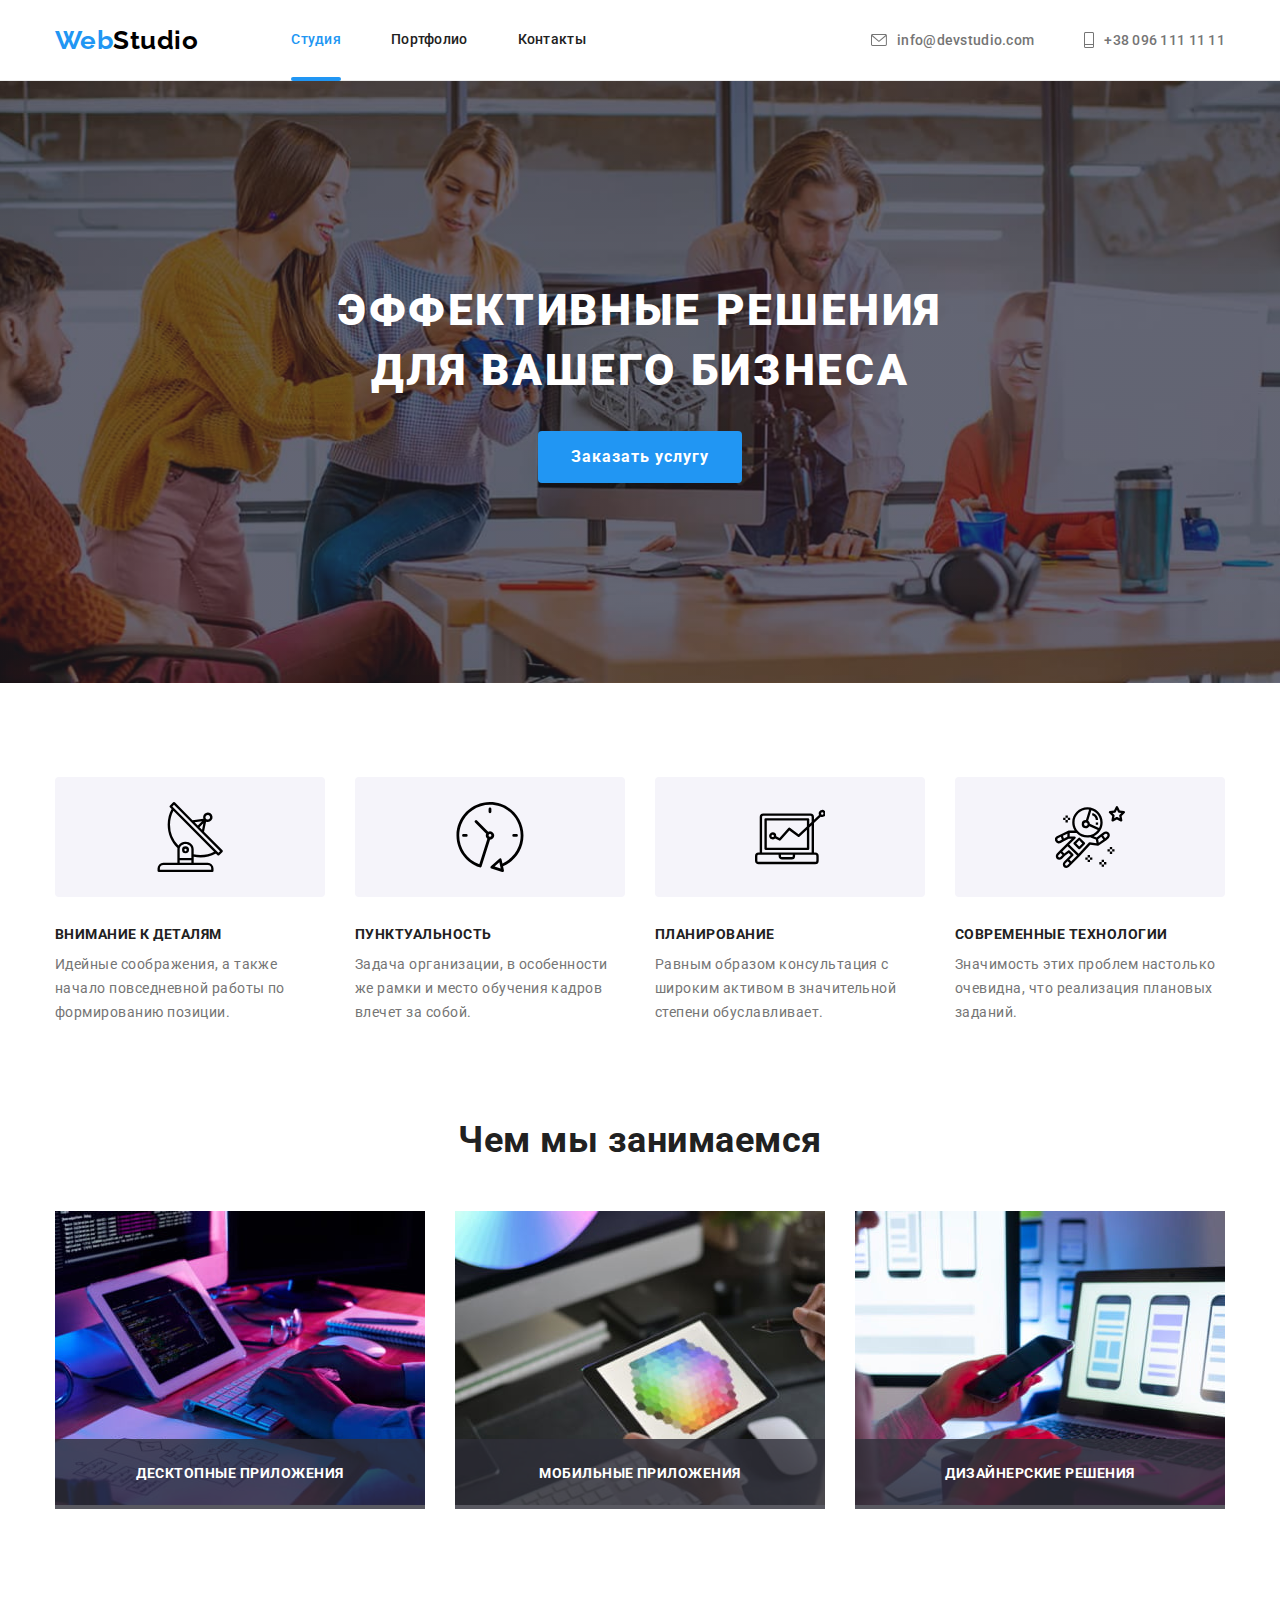
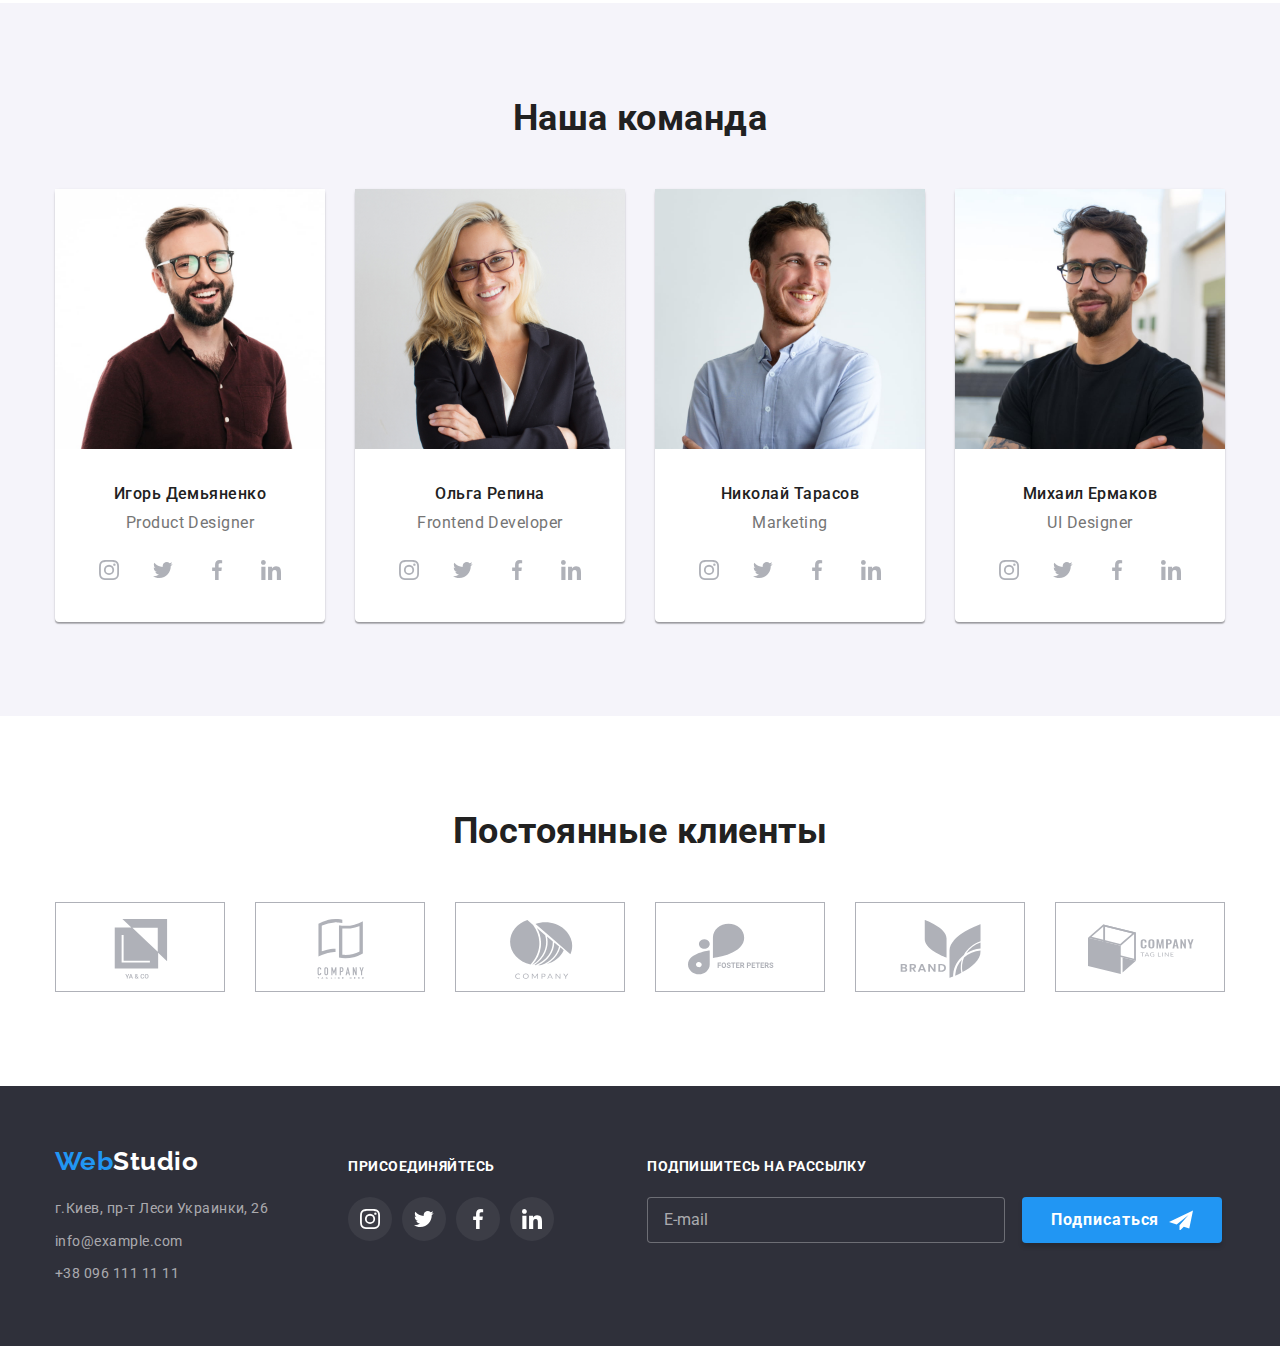
<file: index.html>
<!DOCTYPE html>
<html lang="ru">

<head>
    <meta charset="UTF-8" />
    <meta http-equiv="X-UA-Compatible" content="IE=edge">
    <meta name="viewport" content="width=device-width, initial-scale=1.0">
    <title>Студия</title>
    <link rel="preconnect" href="https://fonts.googleapis.com">
    <link rel="preconnect" href="https://fonts.gstatic.com" crossorigin>
    <link
        href="https://fonts.googleapis.com/css2?family=Raleway:wght@700&family=Roboto:wght@400;500;700;900&display=swap"
        rel="stylesheet">
    <link rel="stylesheet"
        href="https://cdnjs.cloudflare.com/ajax/libs/modern-normalize/1.1.0/modern-normalize.min.css" />
    <link rel="stylesheet" href="./css/main.min.css" />
</head>

<body>
    <!-- Шапка -->
    <header class="header">
        <div class="container header__section">
            <nav class="header__nav">
                <a class="header__logo logo link" href="./index.html">Web<span
                        class="header__logo--black">Studio</span></a>
                <ul class="nav list">
                    <li class="nav__item">
                        <a class="nav__link link nav__link--current" href="./index.html">Студия</a>
                    </li>
                    <li class="nav__item">
                        <a class="nav__link link" href="./portfolio.html">Портфолио</a>
                    </li>
                    <li class="nav__item">
                        <a class="nav__link link" href="">Контакты</a>
                    </li>
                </ul>
            </nav>
            <ul class="header-contact header-contack__list list">
                <li class="header-contact__item">
                    <a class="header-contact__link link" href="mailto:info@devstudio.com"><svg
                            class="header-contact__icon" width="16" height="12">
                            <use href="./images/icons.svg#icon-envelope"></use>
                        </svg>
                        info@devstudio.com</a>
                </li>
                <li class="header-contact__item">
                    <a class="header-contact__link link" href="tel:+380961111111"><svg class="header-contact__icon"
                            width="10" height="16">
                            <use href="./images/icons.svg#icon-mobile"></use>
                        </svg>
                        +38 096 111 11 11</a>
                </li>
            </ul>
        </div>
    </header>
    <!-- Основной контент -->
    <main>
        <!-- Герой -->
        <section class="hero">
            <h1 class="hero__title">Эффективные решения для вашего бизнеса</h1>
            <button class="hero__btn" type="button" data-modal-open>Заказать услугу</button>
        </section>
        <!-- Список преимуществ -->
        <section class="features">
            <div class="container">
                <!-- h2 Преимущества спрятать в css правильно -->
                <h2 class="visually-hidden">Преимущества</h2>
                <ul class="features-list list">
                    <li class="features-list__item">
                        <div class="features-list__icon-fon">
                            <svg class="features-list__icon" width="70" height="70">
                                <use href="./images/icons.svg#icon-antenna"></use>
                            </svg>
                        </div>

                        <h3 class="features-list__title">Внимание к деталям</h3>
                        <p class="features-list__text">
                            Идейные соображения, а также начало повседневной работы по
                            формированию позиции.
                        </p>
                    </li>
                    <li class="features-list__item">
                        <div class="features-list__icon-fon">
                            <svg class="features-list__icon" width="70" height="70">
                                <use href="./images/icons.svg#icon-clock"></use>
                            </svg>
                        </div>

                        <h3 class="features-list__title">Пунктуальность</h3>
                        <p class="features-list__text">
                            Задача организации, в особенности же рамки и место обучения
                            кадров влечет за собой.
                        </p>
                    </li>
                    <li class="features-list__item">
                        <div class="features-list__icon-fon">
                            <svg class="features-list__icon" width="70" height="70">
                                <use href="./images/icons.svg#icon-diagram"></use>
                            </svg>
                        </div>

                        <h3 class="features-list__title">Планирование</h3>
                        <p class="features-list__text">
                            Равным образом консультация с широким активом в значительной
                            степени обуславливает.
                        </p>
                    </li>
                    <li class="features-list__item">
                        <div class="features-list__icon-fon">
                            <svg class="features-list__icon" width="70" height="70">
                                <use href="./images/icons.svg#icon-astronaut"></use>
                            </svg>
                        </div>

                        <h3 class="features-list__title">Современные технологии</h3>
                        <p class="features-list__text">
                            Значимость этих проблем настолько очевидна, что реализация
                            плановых заданий.
                        </p>
                    </li>
                </ul>
            </div>
        </section>
        <!-- Список занятий -->
        <section class="work">
            <div class="container">
                <h2 class="work__title section-title">Чем мы занимаемся</h2>
                <ul class="work-list list">
                    <li class="work-list__item">
                        <img src="./images/code.jpg" alt="сотрудник создает программу" width="370" height="294" />
                        <p class="work-list__text">Десктопные приложения</p>
                    </li>
                    <li class="work-list__item">
                        <img src="./images/color.jpg" alt="сотрудник создает мобильное приложение" width="370"
                            height="294" />
                        <p class="work-list__text">Мобильные приложения</p>
                    </li>
                    <li class="work-list__item">
                        <img src="./images/design.jpg" alt="веб-дизайнер выбирает палитру" width="370" height="294" />
                        <p class="work-list__text">Дизайнерские решения</p>
                    </li>
                </ul>
            </div>
        </section>
        <!-- Команда -->
        <section class="team">
            <div class="container">
                <h2 class="team__title section-title">Наша команда</h2>
                <ul class="team-list list">
                    <li class="team-list__item">
                        <img src="./images/manbrown.jpg" alt="фото Игоря Демьяненко" width="270" height="260" />
                        <div class="team-list__workers">
                            <h3 class="team-list__worker">Игорь Демьяненко</h3>
                            <p class="team-list__profession" lang="en">Product Designer</p>
                            <ul class="team-list__social-list list">
                                <li class="team-list__social-item">
                                    <a class="team-list__social-link link" href="">
                                        <svg class="team-list__social-icon" width="20" height="20">
                                            <use href="./images/icons.svg#icon-instagram"></use>
                                        </svg>
                                    </a>
                                </li>

                                <li class="team-list__social-item">
                                    <a class="team-list__social-link link" href="">
                                        <svg class="team-list__social-icon" width="20" height="20">
                                            <use href="./images/icons.svg#icon-twitter"></use>
                                        </svg>
                                    </a>
                                </li>

                                <li class="team-list__social-item">
                                    <a class="team-list__social-link link" href="">
                                        <svg class="team-list__social-icon" width="20" height="20">
                                            <use href="./images/icons.svg#icon-facebook"></use>
                                        </svg>
                                    </a>
                                </li>

                                <li class="team-list__social-item">
                                    <a class="team-list__social-link link" href="">
                                        <svg class="team-list__social-icon" width="20" height="20">
                                            <use href="./images/icons.svg#icon-linkedin"></use>
                                        </svg>
                                    </a>
                                </li>
                            </ul>
                        </div>
                    </li>

                    <li class="team-list__item">
                        <img src="./images/woman.jpg" alt="фото Ольги Репиной" width="270" height="260" />
                        <div class="team-list__workers">
                            <h3 class="team-list__worker">Ольга Репина</h3>
                            <p class="team-list__profession" lang="en">Frontend Developer</p>
                            <ul class="team-list__social-list list">
                                <li class="team-list__social-item">
                                    <a class="team-list__social-link link" href="">
                                        <svg class="team-list__social-icon" width="20" height="20">
                                            <use href="./images/icons.svg#icon-instagram"></use>
                                        </svg>
                                    </a>
                                </li>

                                <li class="team-list__social-item">
                                    <a class="team-list__social-link link" href="">
                                        <svg class="team-list__social-icon" width="20" height="20">
                                            <use href="./images/icons.svg#icon-twitter"></use>
                                        </svg>
                                    </a>
                                </li>

                                <li class="team-list__social-item">
                                    <a class="team-list__social-link link" href="">
                                        <svg class="team-list__social-icon" width="20" height="20">
                                            <use href="./images/icons.svg#icon-facebook"></use>
                                        </svg>
                                    </a>
                                </li>

                                <li class="team-list__social-item">
                                    <a class="team-list__social-link link" href="">
                                        <svg class="team-list__social-icon" width="20" height="20">
                                            <use href="./images/icons.svg#icon-linkedin"></use>
                                        </svg>
                                    </a>
                                </li>
                            </ul>
                        </div>
                    </li>
                    <li class="team-list__item">
                        <img src="./images/mansmile.jpg" alt="фото Николая Тарасова" width="270" height="260" />
                        <div class="team-list__workers">
                            <h3 class="team-list__worker">Николай Тарасов</h3>
                            <p class="team-list__profession" lang="en">Marketing</p>
                            <ul class="team-list__social-list list">
                                <li class="team-list__social-item">
                                    <a class="team-list__social-link link" href="">
                                        <svg class="team-list__social-icon" width="20" height="20">
                                            <use href="./images/icons.svg#icon-instagram"></use>
                                        </svg>
                                    </a>
                                </li>

                                <li class="team-list__social-item">
                                    <a class="team-list__social-link link" href="">
                                        <svg class="team-list__social-icon" width="20" height="20">
                                            <use href="./images/icons.svg#icon-twitter"></use>
                                        </svg>
                                    </a>
                                </li>

                                <li class="team-list__social-item">
                                    <a class="team-list__social-link link" href="">
                                        <svg class="team-list__social-icon" width="20" height="20">
                                            <use href="./images/icons.svg#icon-facebook"></use>
                                        </svg>
                                    </a>
                                </li>

                                <li class="team-list__social-item">
                                    <a class="team-list__social-link link" href="">
                                        <svg class="team-list__social-icon" width="20" height="20">
                                            <use href="./images/icons.svg#icon-linkedin"></use>
                                        </svg>
                                    </a>
                                </li>
                            </ul>
                        </div>
                    </li>
                    <li class="team-list__item">
                        <img src="./images/maninblack.jpg" alt="фото Михаила Ермакова" width="270" height="260" />
                        <div class="team-list__workers">
                            <h3 class="team-list__worker">Михаил Ермаков</h3>
                            <p class="team-list__profession" lang="en">UI Designer</p>
                            <ul class="team-list__social-list list">
                                <li class="team-list__social-item">
                                    <a class="team-list__social-link link" href="">
                                        <svg class="team-list__social-icon" width="20" height="20">
                                            <use href="./images/icons.svg#icon-instagram"></use>
                                        </svg>
                                    </a>
                                </li>

                                <li class="team-list__social-item">
                                    <a class="team-list__social-link link" href="">
                                        <svg class="team-list__social-icon" width="20" height="20">
                                            <use href="./images/icons.svg#icon-twitter"></use>
                                        </svg>
                                    </a>
                                </li>

                                <li class="team-list__social-item">
                                    <a class="team-list__social-link link" href="">
                                        <svg class="team-list__social-icon" width="20" height="20">
                                            <use href="./images/icons.svg#icon-facebook"></use>
                                        </svg>
                                    </a>
                                </li>

                                <li class="team-list__social-item">
                                    <a class="team-list__social-link link" href="">
                                        <svg class="team-list__social-icon" width="20" height="20">
                                            <use href="./images/icons.svg#icon-linkedin"></use>
                                        </svg>
                                    </a>
                                </li>
                            </ul>
                        </div>
                    </li>
                </ul>
            </div>
        </section>
        <!-- Клиенты -->
        <section class="client">
            <div class="container">
                <h2 class="client__title">Постоянные клиенты</h2>
                <ul class="client__list customers list">
                    <li class="customers__item">
                        <a class="customers__link link" href="">
                            <svg class="customers__icon" width="106" height="60">
                                <use href="./images/icons.svg#icon-yaco"></use>
                            </svg>
                        </a>
                    </li>

                    <li class="customers__item">
                        <a class="customers__link link" href="">
                            <svg class="customers__icon" width="106" height="60">
                                <use href="./images/icons.svg#icon-company"></use>
                            </svg>
                        </a>
                    </li>

                    <li class="customers__item">
                        <a class="customers__link link" href="">
                            <svg class="customers__icon" width="106" height="60">
                                <use href="./images/icons.svg#icon-company2"></use>
                            </svg>
                        </a>
                    </li>

                    <li class="customers__item">
                        <a class="customers__link link" href="">
                            <svg class="customers__icon" width="106" height="60">
                                <use href="./images/icons.svg#icon-foster"></use>
                            </svg>
                        </a>
                    </li>

                    <li class="customers__item">
                        <a class="customers__link link" href="">
                            <svg class="customers__icon" width="106" height="60">
                                <use href="./images/icons.svg#icon-brand"></use>
                            </svg>
                        </a>
                    </li>

                    <li class="customers__item">
                        <a class="customers__link link" href="">
                            <svg class="customers__icon" width="106" height="60">
                                <use href="./images/icons.svg#icon-tag"></use>
                            </svg>
                        </a>
                    </li>
                </ul>
            </div>
        </section>
    </main>
    <!-- Подвал -->
    <footer class="footer">
        <div class="container">
            <div class="footer__flex">
                <div class="footer__contacts-flex">
                    <a class="footer__logo logo link" href="./index.html">Web<span
                            class="footer__logo--white">Studio</span>
                    </a>
                    <!-- Список контактов -->
                    <address class="footer-contact">
                        <ul class="footer-contact__list list">
                            <li class="footer-contact__item">
                                <a class="footer-contact__link footer-contact__address link"
                                    href="https://goo.gl/maps/CdvJLRiEL6Q8Smko8" target="_blank"
                                    rel="noreferrer noopener">г.Киев, пр-т Леси Украинки, 26</a>
                            </li>
                            <li class="footer-contact__item">
                                <a class="footer-contact__link link"
                                    href="mailto:info@devstudio.com">info@example.com</a>
                            </li>
                            <li class="footer-contact__item">
                                <a class="footer-contact__link link" href="tel:+380961111111">+38 096 111 11 11</a>
                            </li>
                        </ul>
                    </address>
                </div>
                <div class="social-section">
                    <p class="social-section__text">Присоединяйтесь</p>
                    <ul class="footer-list list">
                        <li class="footer-list__item">
                            <a class="footer-list__link" href="">
                                <svg class="footer-list__icon" width="20" height="20">
                                    <use href="./images/icons.svg#icon-instagram"></use>
                                </svg>
                            </a>
                        </li>

                        <li class="footer-list__item">
                            <a class="footer-list__link" href="">
                                <svg class="footer-list__icon" width="20" height="20">
                                    <use href="./images/icons.svg#icon-twitter"></use>
                                </svg>
                            </a>
                        </li>

                        <li class="footer-list__item">
                            <a class="footer-list__link" href="">
                                <svg class="footer-list__icon" width="20" height="20">
                                    <use href="./images/icons.svg#icon-facebook"></use>
                                </svg>
                            </a>
                        </li>

                        <li class="footer-list__item">
                            <a class="footer-list__link" href="">
                                <svg class="footer-list__icon" width="20" height="20">
                                    <use href="./images/icons.svg#icon-linkedin"></use>
                                </svg>
                            </a>
                        </li>
                    </ul>
                </div>
                <div class="footer-submit">
                    <p class="footer-submit__text">Подпишитесь на рассылку</p>
                    <div class="footer-submit__form">
                        <label class="footer-submit__label" for="submit-mail"></label>
                        <input class="footer-submit__input" type="email" name="submit-mail" id="submit-mail"
                            placeholder="E-mail">
                        <button class="footer-submit__btn" type="submit">Подписаться</button>
                    </div>
                </div>
            </div>
        </div>
    </footer>
    <div class="backdrop is-hidden" data-modal>
        <div class="modal">
            <button type="button" class="close-btn" data-modal-close>
                <svg class="modal-icon" width="11" height="11">
                    <use href="./images/icons.svg#icon-vector"></use>
                </svg>
            </button>

            <form class="form">
                <span class="form-title">Оставьте свои данные, мы вам перезвоним</span>

                <div class="form-field top-title">
                    <label class="form-label" for="name">Имя</label>
                    <input class="form-input" type="text" name="name" id="name">
                    <svg class="input-icon" width="12" height="12">
                        <use href="./images/icons.svg#icon-name"></use>
                    </svg>
                </div>
                <div class="form-field">
                    <label class="form-label" for="tel">Телефон</label>
                    <input class="form-input" type="tel" name="tel" id="tel">
                    <svg class="input-icon" width="13" height="13">
                        <use href="./images/icons.svg#icon-tel"></use>
                    </svg>
                </div>
                <div class="form-field">
                    <label class="form-label" for="email">Почта</label>
                    <input class="form-input" type="email" name="email" id="email">
                    <svg class="input-icon" width="15" height="12">
                        <use href="./images/icons.svg#icon-mail"></use>
                    </svg>
                </div>
                <div class="form-field">
                    <label class="comment-label" for="comment">Комментарий</label>
                    <textarea class="comment" name="comment" id="comment" rows="9"
                        placeholder="Введите текст"></textarea>
                </div>
                <div class="form-field-chek">

                    <label class="policy-label" for="policy"></a>
                        <input class="form-checkbox" type="checkbox" name="policy" id="policy">
                        <span class="icon-chek"></span>
                        Соглашаюсь с рассылкой и принимаю <a class="policy-link" href="">Условия договора</a>
                    </label>

                </div>
                <button class="form-btn" type="submit">Отправить</button>
            </form>
        </div>
    </div>
    <script src="./js/modal.js"></script>
</body>

</html>
</file>
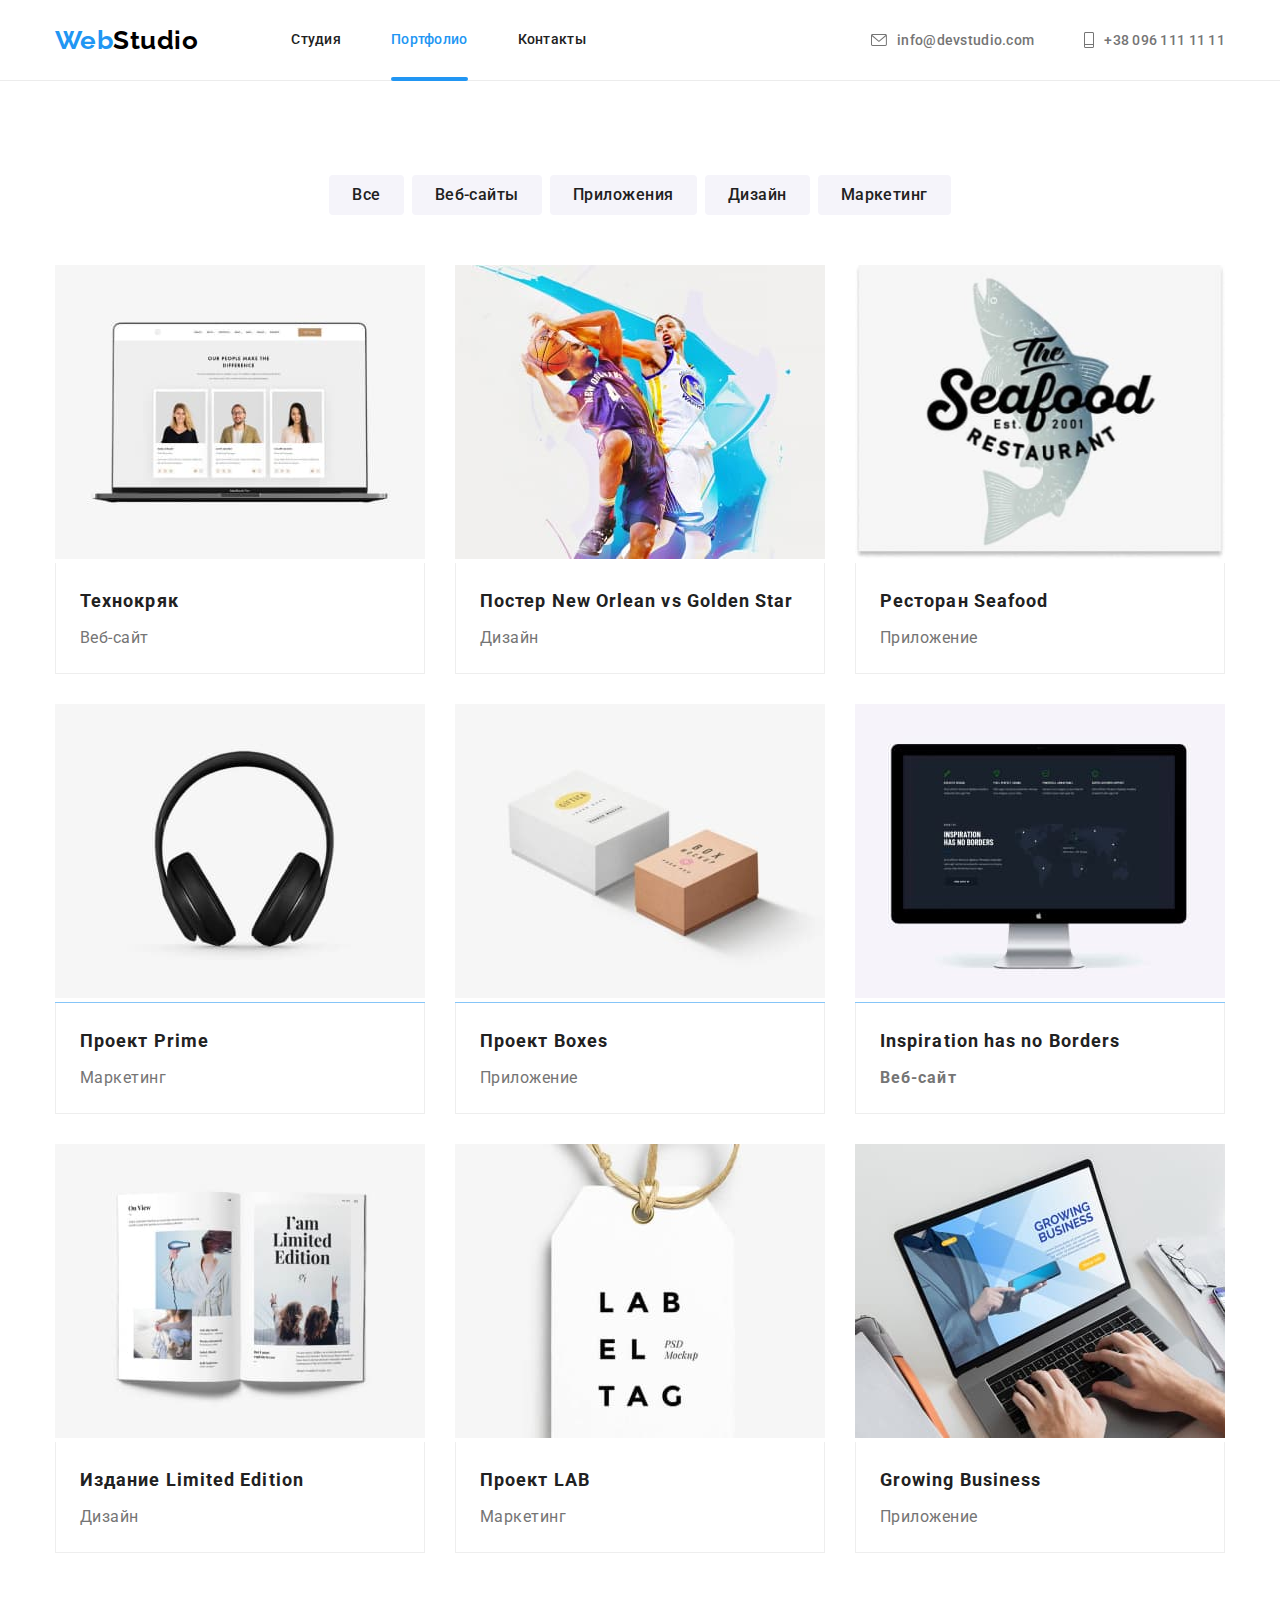
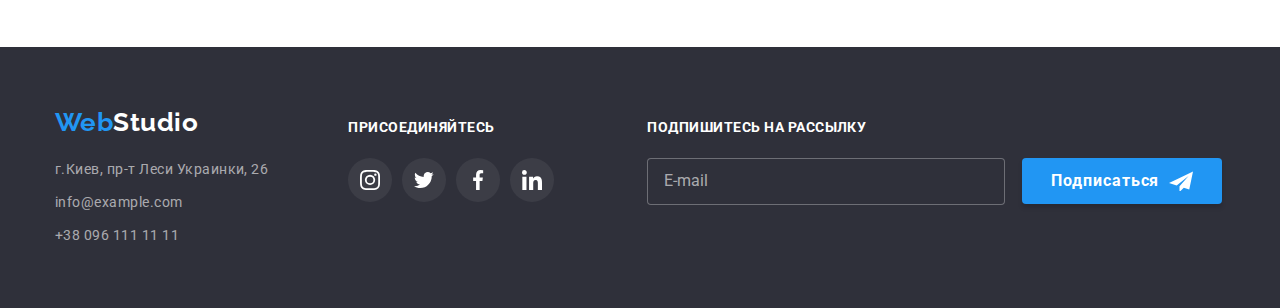
<file: portfolio.html>
<!DOCTYPE html>

<html lang="ru">

<head>
    <meta charset="UTF-8" />
    <meta http-equiv="X-UA-Compatible" content="IE=edge">
    <meta name="viewport" content="width=device-width, initial-scale=1.0">
    <title>Портфолио</title>
    <link rel="preconnect" href="https://fonts.googleapis.com">
    <link rel="preconnect" href="https://fonts.gstatic.com" crossorigin>
    <link
        href="https://fonts.googleapis.com/css2?family=Raleway:wght@700&family=Roboto:wght@400;500;700;900&display=swap"
        rel="stylesheet">
    <link rel="stylesheet"
        href="https://cdnjs.cloudflare.com/ajax/libs/modern-normalize/1.1.0/modern-normalize.min.css" />
    <link rel="stylesheet" href="./css/main.min.css" />
</head>

<body>
    <!-- Шапка -->
    <header class="header">
        <div class="container header__section">
            <nav class="header__nav">
                <a class="header__logo logo link" href="./index.html">Web<span
                        class="header__logo--black">Studio</span></a>
                <ul class="nav list">
                    <li class="nav__item">
                        <a class="nav__link link" href="./index.html">Студия</a>
                    </li>
                    <li class="nav__item">
                        <a class="nav__link link nav__link--current link" href="./portfolio.html">Портфолио</a>
                    </li>
                    <li class="nav__item">
                        <a class="nav__link link" href="">Контакты</a>
                    </li>
                </ul>
            </nav>
            <ul class="header-contact header-contack__list list">
                <li class="header-contact__item">
                    <a class="header-contact__link link" href="mailto:info@devstudio.com"><svg
                            class="header-contact__icon" width="16" height="12">
                            <use href="./images/icons.svg#icon-envelope"></use>
                        </svg>
                        info@devstudio.com</a>
                </li>
                <li class="header-contact__item">
                    <a class="header-contact__link link" href="tel:+380961111111"><svg class="header-contact__icon"
                            width="10" height="16">
                            <use href="./images/icons.svg#icon-mobile"></use>
                        </svg>
                        +38 096 111 11 11</a>
                </li>
            </ul>
        </div>
    </header>
    <!-- Основной контент -->
    <main>
        <section class="portfolio-section">
            <div class="container">
                <h1 hidden>Примеры работ</h1>
                <ul class="portfolio-btn-list list">
                    <li class="portfolio-btn-item">
                        <button class="portfolio-btn" type="button">Все</button>
                    </li>
                    <li class="portfolio-btn-item">
                        <button class="portfolio-btn" type="button">Веб-сайты</button>
                    </li>
                    <li class="portfolio-btn-item">
                        <button class="portfolio-btn" type="button">Приложения</button>
                    </li>
                    <li class="portfolio-btn-item">
                        <button class="portfolio-btn" type="button">Дизайн</button>
                    </li>
                    <li class="portfolio-btn-item">
                        <button class="portfolio-btn" type="button">Маркетинг</button>
                    </li>
                </ul>
            </div>
            <div class="container">
                <ul class="portfolio-list list">
                    <li class="portfolio-item">
                        <div class="portfolio-description">
                            <img src="./images/portfolio/laptop.jpg" alt="открытый ноутбук с сайтом Технокряк" width="370"
                                height="294" />
                            <div class="portfolio-overlay">
                                <p class="portfolio-description-text">Технокряк это современная площадка распространения
                                    коронавируса. Компании используют эту платформу для цифрового шпионажа и атак на
                                    защищённые сервера конкурентов.</p>
                            </div>
                        </div>
                        <div class="portfolio-border">
                            <h2 class="portfolio-list-title">Технокряк</h2>
                            <p class="portfolio-list-text">Веб-сайт</p>
                        </div>
                    </li>
                    <li class="portfolio-item">
                        <div class="portfolio-description">
                            <img src="./images/portfolio/colors.jpg" alt="парни играют в баскетбол" width="370" height="294" />
                            <div class="portfolio-overlay">
                                <p class="portfolio-description-text">Технокряк это современная площадка распространения
                                    коронавируса. Компании используют эту платформу для цифрового шпионажа и атак на
                                    защищённые сервера конкурентов.</p>
                            </div>
                        </div>
                        <div class="portfolio-border">
                            <h2 class="portfolio-list-title">
                                Постер <span lang="en">New Orlean vs Golden Star</span>
                            </h2>
                            <p class="portfolio-list-text">Дизайн</p>
                        </div>
                    </li>

                    <li class="portfolio-item">
                        <div class="portfolio-description">
                            <img src="./images/portfolio/seafood.jpg" alt="логотип ресторана Seafood" width="370" height="294" />
                            <div class="portfolio-overlay">

                                <p class="portfolio-description-text">Технокряк это современная площадка распространения
                                    коронавируса. Компании используют эту платформу для цифрового шпионажа и атак на
                                    защищённые сервера конкурентов.</p>
                            </div>
                        </div>
                        <div class="portfolio-border">
                            <h2 class="portfolio-list-title">Ресторан <span lang="en">Seafood</span></h2>
                            <p class="portfolio-list-text">Приложение</p>
                        </div>
                    </li>

                    <li class="portfolio-item">
                        <div class="portfolio-description">
                            <img src="./images/portfolio/headphones.jpg" alt="наушники" width="370" height="294" />
                            <div class="portfolio-overlay">
                                <p class="portfolio-description-text">Технокряк это современная площадка распространения
                                    коронавируса. Компании используют эту платформу для цифрового шпионажа и атак на
                                    защищённые сервера конкурентов.</p>
                            </div>
                        </div>
                        <div class="portfolio-border">
                            <h2 class="portfolio-list-title">Проект <span lang="en">Prime</span></h2>
                            <p class="portfolio-list-text">Маркетинг</p>
                        </div>
                    </li>

                    <li class="portfolio-item">
                        <div class="portfolio-description">
                            <img src="./images/portfolio/boxes.jpg" alt="две коробки" width="370" height="294" />
                            <div class="portfolio-overlay">
                                <p class="portfolio-description-text">Технокряк это современная площадка распространения
                                    коронавируса. Компании используют эту платформу для цифрового шпионажа и атак на
                                    защищённые сервера конкурентов.</p>
                            </div>
                        </div>
                        <div class="portfolio-border">
                            <h2 class="portfolio-list-title">Проект <span lang="en">Boxes</span></h2>
                            <p class="portfolio-list-text">Приложение</p>
                        </div>
                    </li>

                    <li class="portfolio-item">
                        <div class="portfolio-description">
                            <img src="./images/portfolio/computer.jpg" alt="компьютерный монитор" width="370" height="294" />
                            <div class="portfolio-overlay">
                                <p class="portfolio-description-text">Технокряк это современная площадка распространения
                                    коронавируса. Компании используют эту платформу для цифрового шпионажа и атак на
                                    защищённые сервера конкурентов.</p>
                            </div>
                        </div>
                        <div class="portfolio-border">
                            <h2 class="portfolio-list-title"><span lang="en">Inspiration has no Borders</span</h2>
                                    <p class="portfolio-list-text">Веб-сайт</p>
                        </div>
                    </li>

                    <li class="portfolio-item">
                        <div class="portfolio-description">
                            <img src="./images/portfolio/magazine.jpg" alt="открытый журнал" width="370" height="294" />
                            <div class="portfolio-overlay">
                                <p class="portfolio-description-text">Технокряк это современная площадка распространения
                                    коронавируса. Компании используют эту платформу для цифрового шпионажа и атак на
                                    защищённые сервера конкурентов.</p>
                            </div>
                        </div>
                        <div class="portfolio-border">
                            <h2 class="portfolio-list-title">Издание <span lang="en">Limited Edition</span></h2>
                            <p class="portfolio-list-text">Дизайн</p>
                        </div>
                    </li>

                    <li class="portfolio-item">
                        <div class="portfolio-description">
                            <img src="./images/portfolio/label.jpg" alt="этикетка LAB" width="370" height="294" />
                            <div class="portfolio-overlay">
                                <p class="portfolio-description-text">Технокряк это современная площадка распространения
                                    коронавируса. Компании используют эту платформу для цифрового шпионажа и атак на
                                    защищённые сервера конкурентов.</p>
                            </div>
                        </div>
                        <div class="portfolio-border">
                            <h2 class="portfolio-list-title">Проект <span lang="en">LAB</span></h2>
                            <p class="portfolio-list-text">Маркетинг</p>
                        </div>
                    </li>

                    <li class="portfolio-item border">
                        <div class="portfolio-description">
                            <img src="./images/portfolio/typing.jpg" alt="человек работает на макбуке" width="370"
                                height="294" />
                            <div class="portfolio-overlay">
                                <p class="portfolio-description-text">Технокряк это современная площадка распространения
                                    коронавируса. Компании используют эту платформу для цифрового шпионажа и атак на
                                    защищённые сервера конкурентов.</p>
                            </div>
                        </div>
                        <div class="portfolio-border">
                            <h2 class="portfolio-list-title"><span lang="en">Growing Business</span></h2>
                            <p class="portfolio-list-text">Приложение</p>
                        </div>
                    </li>
                </ul>
            </div>
        </section>
    </main>
    <!-- Подвал -->
    <footer class="footer">
        <div class="container">
            <div class="footer__flex">
                <div class="footer__contacts-flex">
                    <a class="footer__logo logo link" href="./index.html">Web<span
                            class="footer__logo--white">Studio</span>
                    </a>
                    <!-- Список контактов -->
                    <address class="footer-contact">
                        <ul class="footer-contact__list list">
                            <li class="footer-contact__item">
                                <a class="footer-contact__link footer-contact__address link"
                                    href="https://goo.gl/maps/CdvJLRiEL6Q8Smko8" target="_blank"
                                    rel="noreferrer noopener">г.Киев, пр-т Леси Украинки, 26</a>
                            </li>
                            <li class="footer-contact__item">
                                <a class="footer-contact__link link"
                                    href="mailto:info@devstudio.com">info@example.com</a>
                            </li>
                            <li class="footer-contact__item">
                                <a class="footer-contact__link link" href="tel:+380961111111">+38 096 111 11 11</a>
                            </li>
                        </ul>
                    </address>
                </div>
                <div class="social-section">
                    <p class="social-section__text">Присоединяйтесь</p>
                    <ul class="footer-list list">
                        <li class="footer-list__item">
                            <a class="footer-list__link" href="">
                                <svg class="footer-list__icon" width="20" height="20">
                                    <use href="./images/icons.svg#icon-instagram"></use>
                                </svg>
                            </a>
                        </li>

                        <li class="footer-list__item">
                            <a class="footer-list__link" href="">
                                <svg class="footer-list__icon" width="20" height="20">
                                    <use href="./images/icons.svg#icon-twitter"></use>
                                </svg>
                            </a>
                        </li>

                        <li class="footer-list__item">
                            <a class="footer-list__link" href="">
                                <svg class="footer-list__icon" width="20" height="20">
                                    <use href="./images/icons.svg#icon-facebook"></use>
                                </svg>
                            </a>
                        </li>

                        <li class="footer-list__item">
                            <a class="footer-list__link" href="">
                                <svg class="footer-list__icon" width="20" height="20">
                                    <use href="./images/icons.svg#icon-linkedin"></use>
                                </svg>
                            </a>
                        </li>
                    </ul>
                </div>
                <div class="footer-submit">
                    <p class="footer-submit__text">Подпишитесь на рассылку</p>
                    <div class="footer-submit__form">
                        <label class="footer-submit__label" for="submit-mail"></label>
                        <input class="footer-submit__input" type="email" name="submit-mail" id="submit-mail"
                            placeholder="E-mail">
                        <button class="footer-submit__btn" type="submit">Подписаться</button>
                    </div>
                </div>
            </div>
        </div>
    </footer>
</body>

</html>
</file>
<file: css/main.min.css>
:root{--primary-text-color: #212121;--secondary-text-color: #757575;--white-text-color: #ffffff;--accent-color: #2196f3;--black-logo-color: #000000;--footer-text-color: rgba(255, 255, 255, 0.6);--white-background-color: #ffffff;--hero-background-color: #2f303a;--team-background-color: #f5f4fa}body{font-family:"Roboto", sans-serif;letter-spacing:0.03em;background-color:var(--white-background-color);color:var(--primary-text-color)}.list{list-style:none}.link{text-decoration:none}h1,h2,h3,h4,h5,h6,p,ul{margin:0;padding:0}.container{width:1200px;margin-left:auto;margin-right:auto;padding-left:15px;padding-right:15px}.section-title{font-weight:700;font-size:36px;line-height:1.17;text-align:center;color:var(--primary-text-color)}.logo{font-family:"Raleway";font-weight:700;font-size:26px;line-height:1.19;-webkit-box-align:center;-ms-flex-align:center;align-items:center;text-align:center;color:var(--accent-color)}.visually-hidden{position:absolute;width:1px;height:1px;margin:-1px;padding:0;overflow:hidden;border:0;clip:rect(0 0 0 0)}.header{border-bottom:1px solid #ececec}.header__section{display:-webkit-box;display:-ms-flexbox;display:flex;-webkit-box-align:center;-ms-flex-align:center;align-items:center}.header__nav{display:-webkit-box;display:-ms-flexbox;display:flex;-webkit-box-align:center;-ms-flex-align:center;align-items:center}.header__logo{margin-right:93px}.header__logo--black{color:var(--black-logo-color)}.nav{display:-webkit-box;display:-ms-flexbox;display:flex}.nav__item:not(:last-child){margin-right:50px}.nav__link{display:block;padding-top:32px;padding-bottom:32px;font-weight:500;font-size:14px;line-height:1.14;letter-spacing:0.02em;color:var(--primary-text-color);position:relative;-webkit-transition:color 250ms cubic-bezier(0.4, 0, 0.2, 1);transition:color 250ms cubic-bezier(0.4, 0, 0.2, 1)}.nav__link:focus,.nav__link:hover{color:var(--accent-color)}.nav__link--current{color:var(--accent-color)}.nav__link--current::after{position:absolute;display:block;content:"";width:100%;height:4px;border-radius:2px;bottom:-1px;background-color:var(--accent-color)}.header-contact{display:-webkit-box;display:-ms-flexbox;display:flex}.header-contack__list{margin-left:auto}.header-contact__item+.header-contact__item{margin-left:50px}.header-contact__link{display:-webkit-inline-box;display:-ms-inline-flexbox;display:inline-flex;padding:32px 0px 32px;-webkit-box-align:center;-ms-flex-align:center;align-items:center;font-weight:500;font-size:14px;line-height:16px;letter-spacing:0.02em;color:var(--secondary-text-color);-webkit-transition:color 250ms cubic-bezier(0.4, 0, 0.2, 1);transition:color 250ms cubic-bezier(0.4, 0, 0.2, 1)}.header-contact__link:hover,.header-contact__link:focus{color:var(--accent-color)}.header-contact__icon{margin-right:10px;fill:currentColor}.hero{padding-top:200px;padding-bottom:200px;max-width:1600px;min-height:600px;margin-left:auto;margin-right:auto;background-image:-webkit-gradient(linear, left top, right top, from(rgba(47,48,58,0.4)), to(rgba(47,48,58,0.4))),url(../images/iconmain.jpg);background-image:linear-gradient(to right, rgba(47,48,58,0.4), rgba(47,48,58,0.4)),url(../images/iconmain.jpg);background-color:var(--hero-background-color);background-repeat:no-repeat;background-position:center;background-size:cover;text-align:center}.hero__title{margin-bottom:30px;margin-left:auto;margin-right:auto;max-width:696px;font-weight:900;font-size:44px;line-height:1.36;letter-spacing:0.06em;text-transform:uppercase;color:var(--white-text-color)}.hero__btn{display:inline-block;min-width:200px;border-radius:4px;border:1px solid transparent;padding:10px 32px;background-color:var(--accent-color);color:var(--white-text-color);font-family:"Roboto";font-weight:700;font-size:16px;line-height:1.88;-webkit-box-align:center;-ms-flex-align:center;align-items:center;text-align:center;letter-spacing:0.06em;cursor:pointer;-webkit-transition:background-color 250ms cubic-bezier(0.4, 0, 0.2, 1),color 250ms cubic-bezier(0.4, 0, 0.2, 1);transition:background-color 250ms cubic-bezier(0.4, 0, 0.2, 1),color 250ms cubic-bezier(0.4, 0, 0.2, 1)}.hero__btn:hover,.hero__btn:focus{background-color:var(--white-text-color);color:var(--accent-color)}.features{padding-top:94px;padding-bottom:94px}.features-list{display:-webkit-box;display:-ms-flexbox;display:flex}.features-list__item:not(:last-child){margin-right:30px;max-width:270px}.features-list__icon-fon{display:-webkit-box;display:-ms-flexbox;display:flex;width:270px;height:120px;-webkit-box-align:center;-ms-flex-align:center;align-items:center;-webkit-box-pack:center;-ms-flex-pack:center;justify-content:center;-webkit-box-orient:vertical;-webkit-box-direction:normal;-ms-flex-direction:column;flex-direction:column;margin-bottom:30px;border-radius:4px;background-color:var(--team-background-color)}.features-list__icon{-webkit-box-align:center;-ms-flex-align:center;align-items:center}.features-list__title{margin-bottom:10px;font-weight:700;font-size:14px;line-height:1.14;text-transform:uppercase}.features-list__text{font-size:14px;line-height:1.71;color:var(--secondary-text-color)}.work{padding-bottom:94px}.work__title{margin-bottom:50px}.work-list{display:-webkit-box;display:-ms-flexbox;display:flex}.work-list__item{position:relative}.work-list__item:not(:last-child){margin-right:30px}.work-list__text{width:100%;position:absolute;bottom:0;left:0;padding:27px 0px;font-weight:bold;font-size:14px;line-height:1.14;text-align:center;text-transform:uppercase;color:var(--white-text-color);background-color:rgba(47,48,58,0.8)}.team{padding-top:94px;padding-bottom:94px;background-color:var(--team-background-color)}.team__title{margin-bottom:50px}.team-list{display:-webkit-box;display:-ms-flexbox;display:flex}.team-list__item{-webkit-box-shadow:0px 1px 3px rgba(0,0,0,0.12),0px 1px 1px rgba(0,0,0,0.14),0px 2px 1px rgba(0,0,0,0.2);box-shadow:0px 1px 3px rgba(0,0,0,0.12),0px 1px 1px rgba(0,0,0,0.14),0px 2px 1px rgba(0,0,0,0.2);border-radius:4px;background-color:var(--white-background-color)}.team-list__item:not(:last-child){margin-right:30px}.team-list__workers{padding:30px 0px}.team-list__worker{font-weight:500;font-size:16px;line-height:1.19;text-align:center}.team-list__profession{margin-top:10px;font-size:16px;line-height:1.19;text-align:center;color:var(--secondary-text-color)}.team-list__social-list{display:-webkit-box;display:-ms-flexbox;display:flex;-webkit-box-pack:justify;-ms-flex-pack:justify;justify-content:space-between;-webkit-box-align:center;-ms-flex-align:center;align-items:center;padding:0px 32px;margin-top:16px;list-style:none}.team-list__social-item{width:44px;height:44px}.team-list__social-link{display:block;width:44px;height:44px;border-radius:50%;color:#afb1b8;background-color:#ffffff;-webkit-transition:background-color 250ms cubic-bezier(0.4, 0, 0.2, 1),color 250ms cubic-bezier(0.4, 0, 0.2, 1);transition:background-color 250ms cubic-bezier(0.4, 0, 0.2, 1),color 250ms cubic-bezier(0.4, 0, 0.2, 1)}.team-list__social-link:hover,.team-list__social-link:focus{color:#ffffff;background-color:var(--accent-color)}.team-list__social-icon{margin:12px 0px 0px 12px;fill:currentColor}.client{padding-top:94px;padding-bottom:94px}.client__title{margin-bottom:50px;font-weight:700;font-size:36px;line-height:1.17;text-align:center}.client__list{padding:0;margin:0;list-style:none;-webkit-box-pack:justify;-ms-flex-pack:justify;justify-content:space-between;-webkit-box-align:center;-ms-flex-align:center;align-items:center}.customers{display:-webkit-box;display:-ms-flexbox;display:flex}.customers__item{width:170px;height:90px;-webkit-transition:border-color 250ms cubic-bezier(0.4, 0, 0.2, 1),color 250ms cubic-bezier(0.4, 0, 0.2, 1);transition:border-color 250ms cubic-bezier(0.4, 0, 0.2, 1),color 250ms cubic-bezier(0.4, 0, 0.2, 1)}.customers__item:not(:last-child){margin-right:30px}.customers__item:focus,.customers__item:hover{color:var(--accent-color);border-color:var(--accent-color)}.customers__link{display:block;width:170px;height:90px;border:1px solid #afb1b8;color:#afb1b8;background-color:#fff;padding:16px 32px;-webkit-transition:border-color 250ms cubic-bezier(0.4, 0, 0.2, 1),color 250ms cubic-bezier(0.4, 0, 0.2, 1);transition:border-color 250ms cubic-bezier(0.4, 0, 0.2, 1),color 250ms cubic-bezier(0.4, 0, 0.2, 1)}.customers__link:focus,.customers__link:hover{color:var(--accent-color);border-color:var(--accent-color)}.customers__icon{fill:currentColor}.footer{padding-top:60px;padding-bottom:60px;background-color:var(--hero-background-color)}.footer__flex{display:-webkit-box;display:-ms-flexbox;display:flex;margin:0;padding:0;list-style:none}.footer__logo--white{color:var(--white-text-color)}.footer-contact{margin-top:20px}.footer-contact__address{color:var(--white-text-color)}.footer-contact__item{margin-top:9px}.footer-contact__link{font-style:normal;font-size:14px;line-height:1.71;color:var(--footer-text-color);-webkit-transition:color 250ms cubic-bezier(0.4, 0, 0.2, 1);transition:color 250ms cubic-bezier(0.4, 0, 0.2, 1)}.footer-contact__link:hover,.footer-contact__link:focus{color:var(--accent-color)}.social-section{margin-left:80px;width:206px}.social-section__text{padding:20px 0px 10px 0px;margin-bottom:20px;font-weight:700;font-size:14px;line-height:1.14px;text-transform:uppercase;color:var(--white-text-color)}.footer-list{display:-webkit-box;display:-ms-flexbox;display:flex;-webkit-box-pack:justify;-ms-flex-pack:justify;justify-content:space-between;-webkit-box-align:center;-ms-flex-align:center;align-items:center;padding:0;margin-top:0;list-style:none}.footer-list__item{width:44px;height:44px}.footer-list__link{display:block;width:44px;height:44px;border-radius:50%;color:#ffffff;background-color:#ffffff10;-webkit-transition:background-color 250ms cubic-bezier(0.4, 0, 0.2, 1),color 250ms cubic-bezier(0.4, 0, 0.2, 1);transition:background-color 250ms cubic-bezier(0.4, 0, 0.2, 1),color 250ms cubic-bezier(0.4, 0, 0.2, 1)}.footer-list__link:hover,.footer-list__link:focus{color:#ffffff;background-color:var(--accent-color)}.footer-list__icon{margin:12px 0px 0px 12px;fill:currentColor}.footer-submit{margin-left:93px}.footer-submit__text{padding:20px 0px 10px 0px;margin-bottom:20px;font-weight:700;font-size:14px;line-height:1.14px;text-transform:uppercase;color:var(--white-text-color)}.footer-submit__input{width:358px;margin:0;padding:13px 16px;border-radius:4px;border:1px solid rgba(255,255,255,0.3);background-color:var(--hero-background-color);color:var(--white-text-color)}.footer-submit__input::-webkit-input-placeholder{font-size:16px;line-height:1.25;color:rgba(255,255,255,0.6)}.footer-submit__input:-ms-input-placeholder{font-size:16px;line-height:1.25;color:rgba(255,255,255,0.6)}.footer-submit__input::-ms-input-placeholder{font-size:16px;line-height:1.25;color:rgba(255,255,255,0.6)}.footer-submit__input::placeholder{font-size:16px;line-height:1.25;color:rgba(255,255,255,0.6)}.footer-submit__btn{display:-webkit-inline-box;display:-ms-inline-flexbox;display:inline-flex;-webkit-box-align:center;-ms-flex-align:center;align-items:center;-webkit-box-pack:center;-ms-flex-pack:center;justify-content:center;border:none;margin:0;padding:8px 29px;border-radius:4px;background-color:var(--accent-color);-webkit-box-shadow:0px 4px 4px rgba(0,0,0,0.15);box-shadow:0px 4px 4px rgba(0,0,0,0.15);color:var(--white-text-color);font-family:"Roboto";font-style:normal;font-weight:700;font-size:16px;line-height:1.87;letter-spacing:0.06em;cursor:pointer;min-height:43px;margin-left:12px}.footer-submit__btn::after{content:"";display:inline-block;width:24px;height:20px;margin-left:10px;background-image:url(../images/send.svg)}.portfolio-section{padding-top:94px;padding-bottom:94px}.portfolio-btn-list{display:-webkit-box;display:-ms-flexbox;display:flex;-webkit-box-pack:center;-ms-flex-pack:center;justify-content:center;margin-bottom:50px}.portfolio-btn-item:not(:last-child){margin-right:8px}.portfolio-item:hover .portfolio-overlay{-webkit-transform:translateY(0);transform:translateY(0)}.portfolio-description{position:relative;overflow:hidden}.portfolio-overlay{position:absolute;display:inline-block;content:"";width:100%;height:100%;top:0;left:0;background-color:rgba(33,150,243,0.9);-webkit-transform:translateY(100%);transform:translateY(100%);-webkit-transition:-webkit-transform 250ms cubic-bezier(0.4, 0, 0.2, 1);transition:-webkit-transform 250ms cubic-bezier(0.4, 0, 0.2, 1);transition:transform 250ms cubic-bezier(0.4, 0, 0.2, 1);transition:transform 250ms cubic-bezier(0.4, 0, 0.2, 1), -webkit-transform 250ms cubic-bezier(0.4, 0, 0.2, 1)}.portfolio-description-text{position:absolute;top:0;left:0;padding:63px 24px;font-size:18px;line-height:1.56;color:var(--white-text-color)}.portfolio-btn{display:inline-block;min-width:73px;border-radius:4px;border:1px solid transparent;padding:6px 22px;font-family:"Roboto";font-weight:500;font-size:16px;line-height:1.63;letter-spacing:0.03em;text-align:center;background-color:var(--team-background-color);color:var(--primary-text-color);cursor:pointer;-webkit-transition:background-color 250ms cubic-bezier(0.4, 0, 0.2, 1),color 250ms cubic-bezier(0.4, 0, 0.2, 1),-webkit-box-shadow 250ms cubic-bezier(0.4, 0, 0.2, 1);transition:background-color 250ms cubic-bezier(0.4, 0, 0.2, 1),color 250ms cubic-bezier(0.4, 0, 0.2, 1),-webkit-box-shadow 250ms cubic-bezier(0.4, 0, 0.2, 1);transition:background-color 250ms cubic-bezier(0.4, 0, 0.2, 1),color 250ms cubic-bezier(0.4, 0, 0.2, 1),box-shadow 250ms cubic-bezier(0.4, 0, 0.2, 1);transition:background-color 250ms cubic-bezier(0.4, 0, 0.2, 1),color 250ms cubic-bezier(0.4, 0, 0.2, 1),box-shadow 250ms cubic-bezier(0.4, 0, 0.2, 1),-webkit-box-shadow 250ms cubic-bezier(0.4, 0, 0.2, 1)}.portfolio-btn:hover,.portfolio-btn:focus{background-color:var(--accent-color);color:var(--white-text-color);-webkit-box-shadow:0px 3px 1px rgba(0,0,0,0.1),0px 1px 2px rgba(0,0,0,0.08),0px 2px 2px rgba(0,0,0,0.12);box-shadow:0px 3px 1px rgba(0,0,0,0.1),0px 1px 2px rgba(0,0,0,0.08),0px 2px 2px rgba(0,0,0,0.12)}.portfolio-list{display:-webkit-box;display:-ms-flexbox;display:flex;-ms-flex-wrap:wrap;flex-wrap:wrap;margin:-15px}.portfolio-item{margin:15px;-webkit-transition:-webkit-box-shadow 250ms cubic-bezier(0.4, 0, 0.2, 1);transition:-webkit-box-shadow 250ms cubic-bezier(0.4, 0, 0.2, 1);transition:box-shadow 250ms cubic-bezier(0.4, 0, 0.2, 1);transition:box-shadow 250ms cubic-bezier(0.4, 0, 0.2, 1), -webkit-box-shadow 250ms cubic-bezier(0.4, 0, 0.2, 1)}.portfolio-item:hover,.portfolio-item:focus{-webkit-box-shadow:0px 3px 1px rgba(0,0,0,0.1),0px 1px 2px rgba(0,0,0,0.08),0px 2px 2px rgba(0,0,0,0.12);box-shadow:0px 3px 1px rgba(0,0,0,0.1),0px 1px 2px rgba(0,0,0,0.08),0px 2px 2px rgba(0,0,0,0.12)}.portfolio-border{border:1px solid #eeeeee;border-top:transparent;padding:20px 24px}.portfolio-list-title{font-weight:700;font-size:18px;line-height:2;letter-spacing:0.06em}.portfolio-list-text{margin-top:4px;font-size:16px;line-height:1.87;color:var(--secondary-text-color)}.backdrop{position:fixed;display:-webkit-box;display:-ms-flexbox;display:flex;-webkit-box-align:center;-ms-flex-align:center;align-items:center;-webkit-box-pack:center;-ms-flex-pack:center;justify-content:center;width:100vw;height:100vh;background-color:rgba(0,0,0,0.2);top:0;-webkit-transition:opacity 250ms cubic-bezier(0.4, 0, 0.2, 1),visibility 250ms cubic-bezier(0.4, 0, 0.2, 1);transition:opacity 250ms cubic-bezier(0.4, 0, 0.2, 1),visibility 250ms cubic-bezier(0.4, 0, 0.2, 1)}.backdrop.is-hidden{opacity:0;visibility:hidden;pointer-events:none}.backdrop.is-hidden .modal{-webkit-transform:scale(2);transform:scale(2)}.modal{width:528px;min-height:581px;background-color:#ffffff;position:relative;-webkit-transform:scale(1);transform:scale(1);-webkit-transition:-webkit-transform 250ms cubic-bezier(0.4, 0, 0.2, 1);transition:-webkit-transform 250ms cubic-bezier(0.4, 0, 0.2, 1);transition:transform 250ms cubic-bezier(0.4, 0, 0.2, 1);transition:transform 250ms cubic-bezier(0.4, 0, 0.2, 1), -webkit-transform 250ms cubic-bezier(0.4, 0, 0.2, 1)}.modal-icon{fill:var(--black-logo-color);-webkit-transition:fill 250ms cubic-bezier(0.4, 0, 0.2, 1);transition:fill 250ms cubic-bezier(0.4, 0, 0.2, 1)}.close-btn{position:absolute;display:-webkit-box;display:-ms-flexbox;display:flex;-webkit-box-align:center;-ms-flex-align:center;align-items:center;-webkit-box-pack:center;-ms-flex-pack:center;justify-content:center;right:8px;top:8px;background-color:transparent;border-radius:50%;width:30px;height:30px;border:1px solid rgba(0,0,0,0.1);cursor:pointer}.close-btn:hover .modal-icon{fill:var(--accent-color)}.form{width:528px;margin-left:auto;margin-right:auto;padding:40px}.form-title{font-weight:700;font-size:20px;line-height:1.15;text-align:center}.top-title{margin-top:12px}.form-field{position:relative;display:-webkit-box;display:-ms-flexbox;display:flex;-webkit-box-orient:vertical;-webkit-box-direction:normal;-ms-flex-direction:column;flex-direction:column;margin-bottom:10px}.form-label,.comment-label{font-size:12px;line-height:1.17;letter-spacing:0.01em;color:var(--secondary-text-color);margin-bottom:4px}.form-input{width:100%;margin:0;padding:11px 42px;border:1px solid rgba(33,33,33,0.2);border-radius:4px;outline:none;-webkit-transition:border-color 250ms cubic-bezier(0.4, 0, 0.2, 1);transition:border-color 250ms cubic-bezier(0.4, 0, 0.2, 1)}.form-input:focus{border-color:var(--accent-color)}.form-input:focus ~ .input-icon{fill:var(--accent-color)}.input-icon{position:absolute;top:50%;left:15px;-webkit-transform:translateY(25%);transform:translateY(25%);display:inline-block;-webkit-transition:fill 250ms cubic-bezier(0.4, 0, 0.2, 1);transition:fill 250ms cubic-bezier(0.4, 0, 0.2, 1)}textarea{resize:none;border:1px solid rgba(33,33,33,0.2);border-radius:4px;padding:12px 16px;font-size:12px;line-height:1.17;letter-spacing:0.01em;height:120px;outline:none;-webkit-transition:border-color 250ms cubic-bezier(0.4, 0, 0.2, 1);transition:border-color 250ms cubic-bezier(0.4, 0, 0.2, 1)}textarea:focus{border-color:var(--accent-color)}.comment::-webkit-input-placeholder{font-size:12px;line-height:1.17;letter-spacing:0.01em;color:#757575}.comment:-ms-input-placeholder{font-size:12px;line-height:1.17;letter-spacing:0.01em;color:#757575}.comment::-ms-input-placeholder{font-size:12px;line-height:1.17;letter-spacing:0.01em;color:#757575}.comment::placeholder{font-size:12px;line-height:1.17;letter-spacing:0.01em;color:#757575}.form-field-chek{padding-left:14px;margin-top:25px;margin-bottom:30px}.icon-chek{display:inline-block;width:16px;height:15px;border:2px solid #212121;border-radius:2px;margin-right:7px}.form-checkbox{position:absolute;width:1px;height:1px;margin:-1px;padding:0;overflow:hidden;border:0;clip:rect(0 0 0 0)}.form-checkbox:checked+.icon-chek{background-image:url(../images/icon-check.svg);background-position:center;background-repeat:no-repeat;background-color:var(--accent-color);background-origin:border-box;border-color:var(--accent-color)}.policy-label{display:-webkit-box;display:-ms-flexbox;display:flex;-webkit-box-align:center;-ms-flex-align:center;align-items:center;font-size:14px;line-height:1.71;color:var(--secondary-text-color)}.policy-link{margin-left:4px;color:#2196f3}.form-btn{display:-webkit-box;display:-ms-flexbox;display:flex;-webkit-box-align:center;-ms-flex-align:center;align-items:center;-webkit-box-pack:center;-ms-flex-pack:center;justify-content:center;margin:0 auto;padding:10px 56px;border:none;border-radius:4px;text-align:center;text-decoration:none;font-family:"Roboto";font-style:normal;font-weight:700;font-size:16px;line-height:1.87;letter-spacing:0.06em;cursor:pointer;background-color:var(--accent-color);-webkit-box-shadow:0px 4px 4px rgba(0,0,0,0.15);box-shadow:0px 4px 4px rgba(0,0,0,0.15);color:var(--white-text-color);-webkit-transition:background-color 250ms cubic-bezier(0.4, 0, 0.2, 1);transition:background-color 250ms cubic-bezier(0.4, 0, 0.2, 1)}.form-btn:focus,.form-btn:hover{background-color:#188ce8}
/*# sourceMappingURL=main.min.css.map */
</file>
